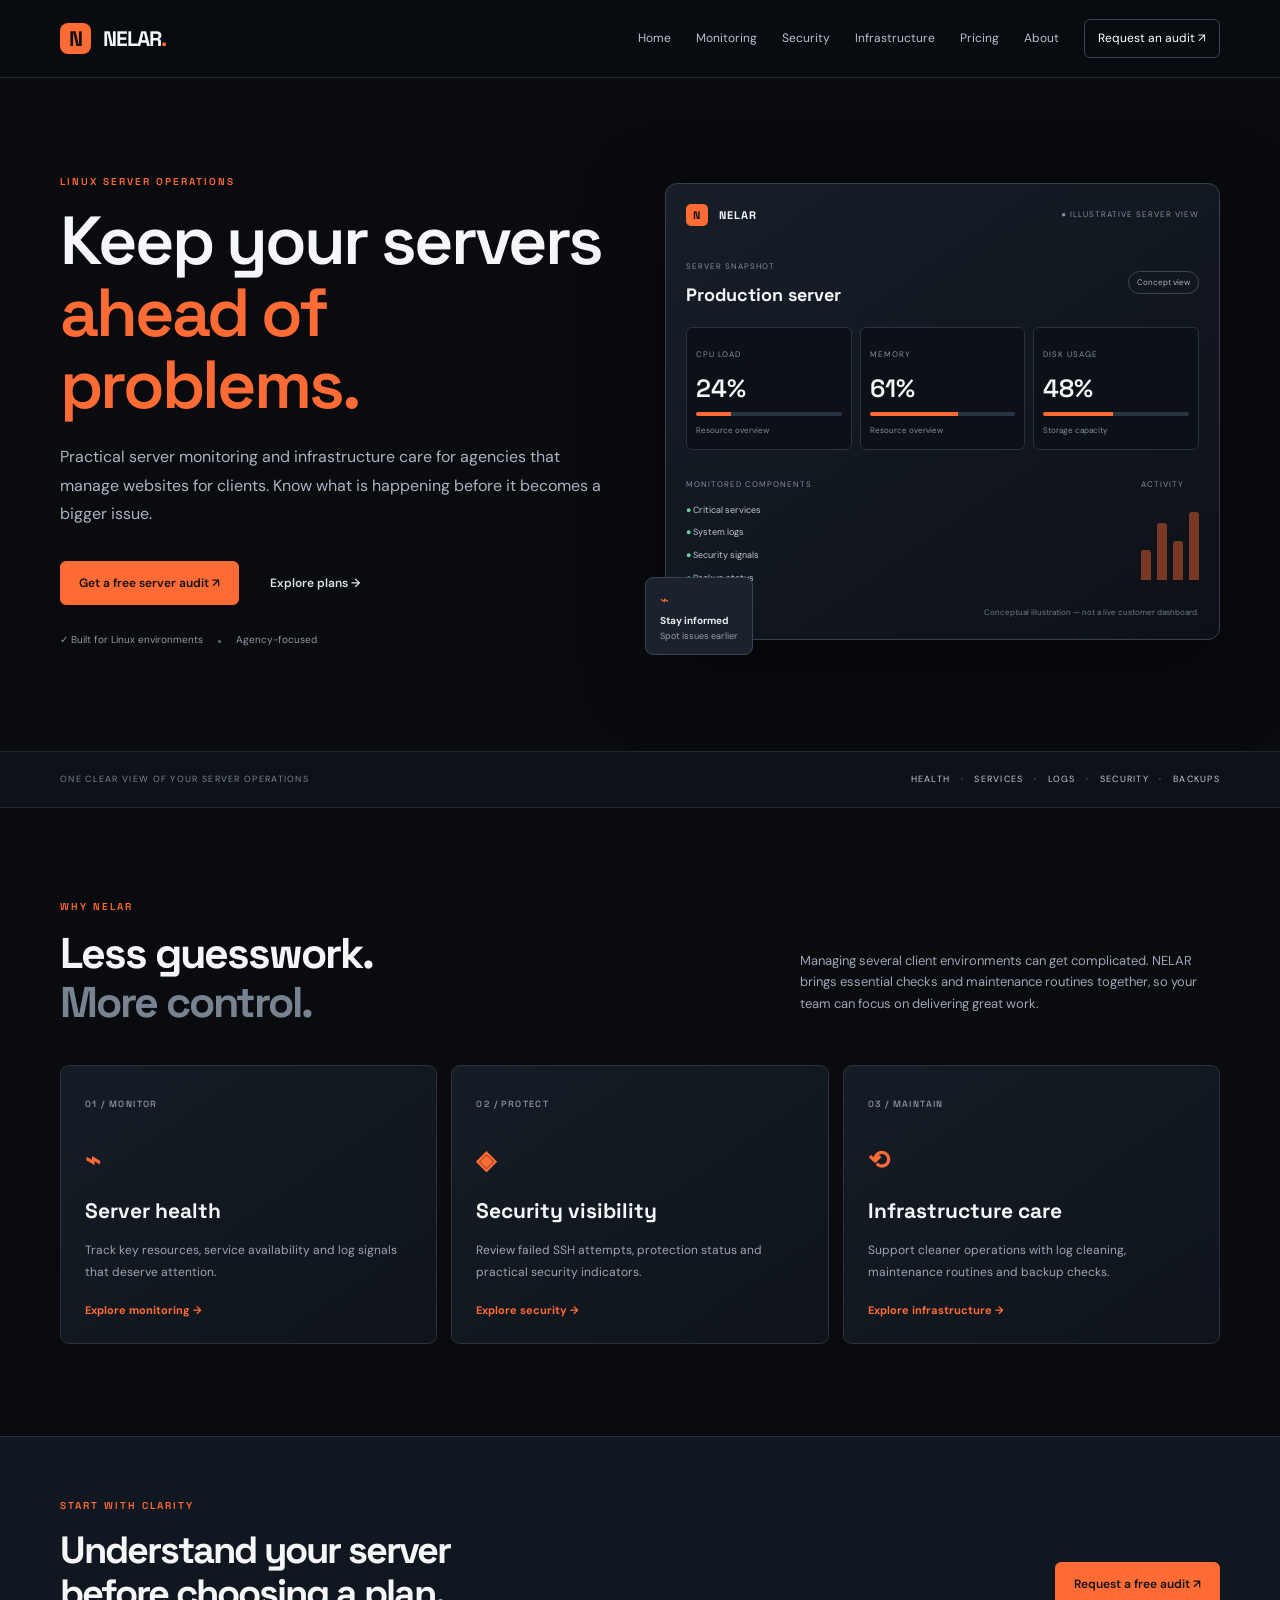
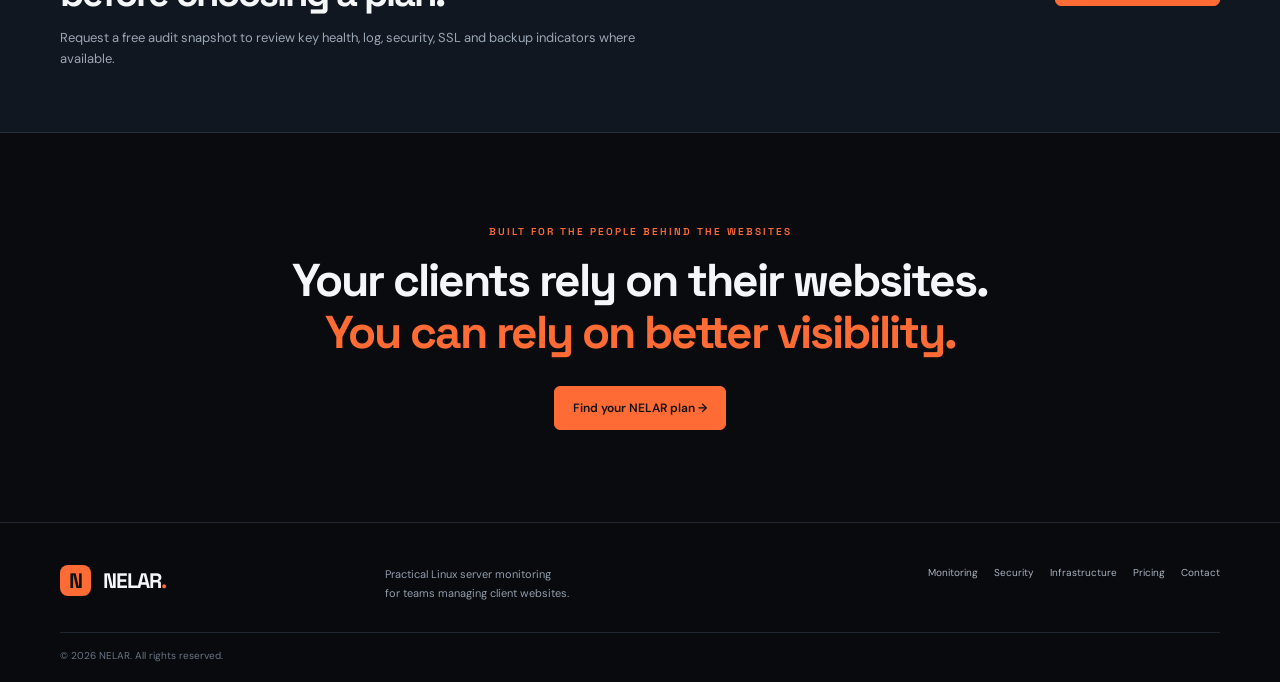
<file: index.html>
<!doctype html><html lang="en"><head><meta charset="utf-8"><meta name="viewport" content="width=device-width,initial-scale=1"><meta name="theme-color" content="#090b0f"><link rel="icon" href="assets/favicon.svg"><link rel="preconnect" href="https://fonts.googleapis.com"><link href="https://fonts.googleapis.com/css2?family=DM+Sans:wght@400;500;600;700&family=Space+Grotesk:wght@400;500;600;700&display=swap" rel="stylesheet"><link rel="stylesheet" href="assets/style.css"><script defer src="assets/config.js"></script><script defer src="assets/main.js"></script><meta name="description" content="NELAR helps agencies monitor Linux server health, security signals and infrastructure routines."><title>Linux Server Monitoring for Agencies — NELAR</title></head><body><header class="header"><div class="wrap nav"><a class="logo" href="index.html"><b>N</b> NELAR<span>.</span></a><button class="toggle" aria-label="Open menu">☰</button><nav><a href="index.html">Home</a><a href="monitoring.html">Monitoring</a><a href="security.html">Security</a><a href="infrastructure.html">Infrastructure</a><a href="pricing.html">Pricing</a><a href="about.html">About</a><a class="navcta" href="contact.html">Request an audit ↗</a></nav></div></header><main>
<section class="hero"><div class="wrap heroGrid"><div class="reveal"><div class="eyebrow">LINUX SERVER OPERATIONS</div><h1>Keep your servers<br><em>ahead of problems.</em></h1><p class="lead">Practical server monitoring and infrastructure care for agencies that manage websites for clients. Know what is happening before it becomes a bigger issue.</p><div class="actions"><a class="btn primary" href="contact.html">Get a free server audit ↗</a><a class="btn ghost" href="pricing.html">Explore plans →</a></div><div class="proof">✓ Built for Linux environments <i></i> Agency-focused</div></div>
<div class="visual reveal"><div class="dash"><div class="dashbar"><b><span>N</span> NELAR</b><small>● ILLUSTRATIVE SERVER VIEW</small></div><div class="dashhead"><div><small>SERVER SNAPSHOT</small><h3>Production server</h3></div><label>Concept view</label></div><div class="metrics"><div><small>CPU LOAD</small><strong>24%</strong><hr style="--w:24%"><p>Resource overview</p></div><div><small>MEMORY</small><strong>61%</strong><hr style="--w:61%"><p>Resource overview</p></div><div><small>DISK USAGE</small><strong>48%</strong><hr style="--w:48%"><p>Storage capacity</p></div></div><div class="dashbottom"><div><small>MONITORED COMPONENTS</small><p>● Critical services</p><p>● System logs</p><p>● Security signals</p><p>● Backup status</p></div><div><small>ACTIVITY</small><div class="bars"><i></i><i></i><i></i><i></i></div></div></div><small class="disclaimer">Conceptual illustration — not a live customer dashboard.</small></div><div class="float">⌁ <b>Stay informed</b><small>Spot issues earlier</small></div></div></div></section>
<div class="strip"><div class="wrap">ONE CLEAR VIEW OF YOUR SERVER OPERATIONS <span>HEALTH　·　SERVICES　·　LOGS　·　SECURITY　·　BACKUPS</span></div></div>
<section class="section"><div class="wrap"><div class="sectionhead"><div><div class="eyebrow">WHY NELAR</div><h2>Less guesswork.<br><span>More control.</span></h2></div><p>Managing several client environments can get complicated. NELAR brings essential checks and maintenance routines together, so your team can focus on delivering great work.</p></div><div class="cards">
<a class="card" href="monitoring.html"><small>01 / MONITOR</small><b class="ico">⌁</b><h3>Server health</h3><p>Track key resources, service availability and log signals that deserve attention.</p><strong>Explore monitoring →</strong></a>
<a class="card" href="security.html"><small>02 / PROTECT</small><b class="ico">◈</b><h3>Security visibility</h3><p>Review failed SSH attempts, protection status and practical security indicators.</p><strong>Explore security →</strong></a>
<a class="card" href="infrastructure.html"><small>03 / MAINTAIN</small><b class="ico">⟲</b><h3>Infrastructure care</h3><p>Support cleaner operations with log cleaning, maintenance routines and backup checks.</p><strong>Explore infrastructure →</strong></a></div></div></section>
<section class="band"><div class="wrap split"><div><div class="eyebrow">START WITH CLARITY</div><h2>Understand your server<br>before choosing a plan.</h2><p>Request a free audit snapshot to review key health, log, security, SSL and backup indicators where available.</p></div><a class="btn primary" href="contact.html">Request a free audit ↗</a></div></section>
<section class="section center"><div class="wrap"><div class="eyebrow">BUILT FOR THE PEOPLE BEHIND THE WEBSITES</div><h2>Your clients rely on their websites.<br><em>You can rely on better visibility.</em></h2><a class="btn primary" href="pricing.html">Find your NELAR plan →</a></div></section></main><footer><div class="wrap foot"><a class="logo" href="index.html"><b>N</b> NELAR<span>.</span></a><p>Practical Linux server monitoring<br>for teams managing client websites.</p><div class="footlinks"><a href="monitoring.html">Monitoring</a><a href="security.html">Security</a><a href="infrastructure.html">Infrastructure</a><a href="pricing.html">Pricing</a><a href="contact.html">Contact</a></div></div><div class="wrap copyright">© <span id="year"></span> NELAR. All rights reserved.</div></footer></body></html>
</file>
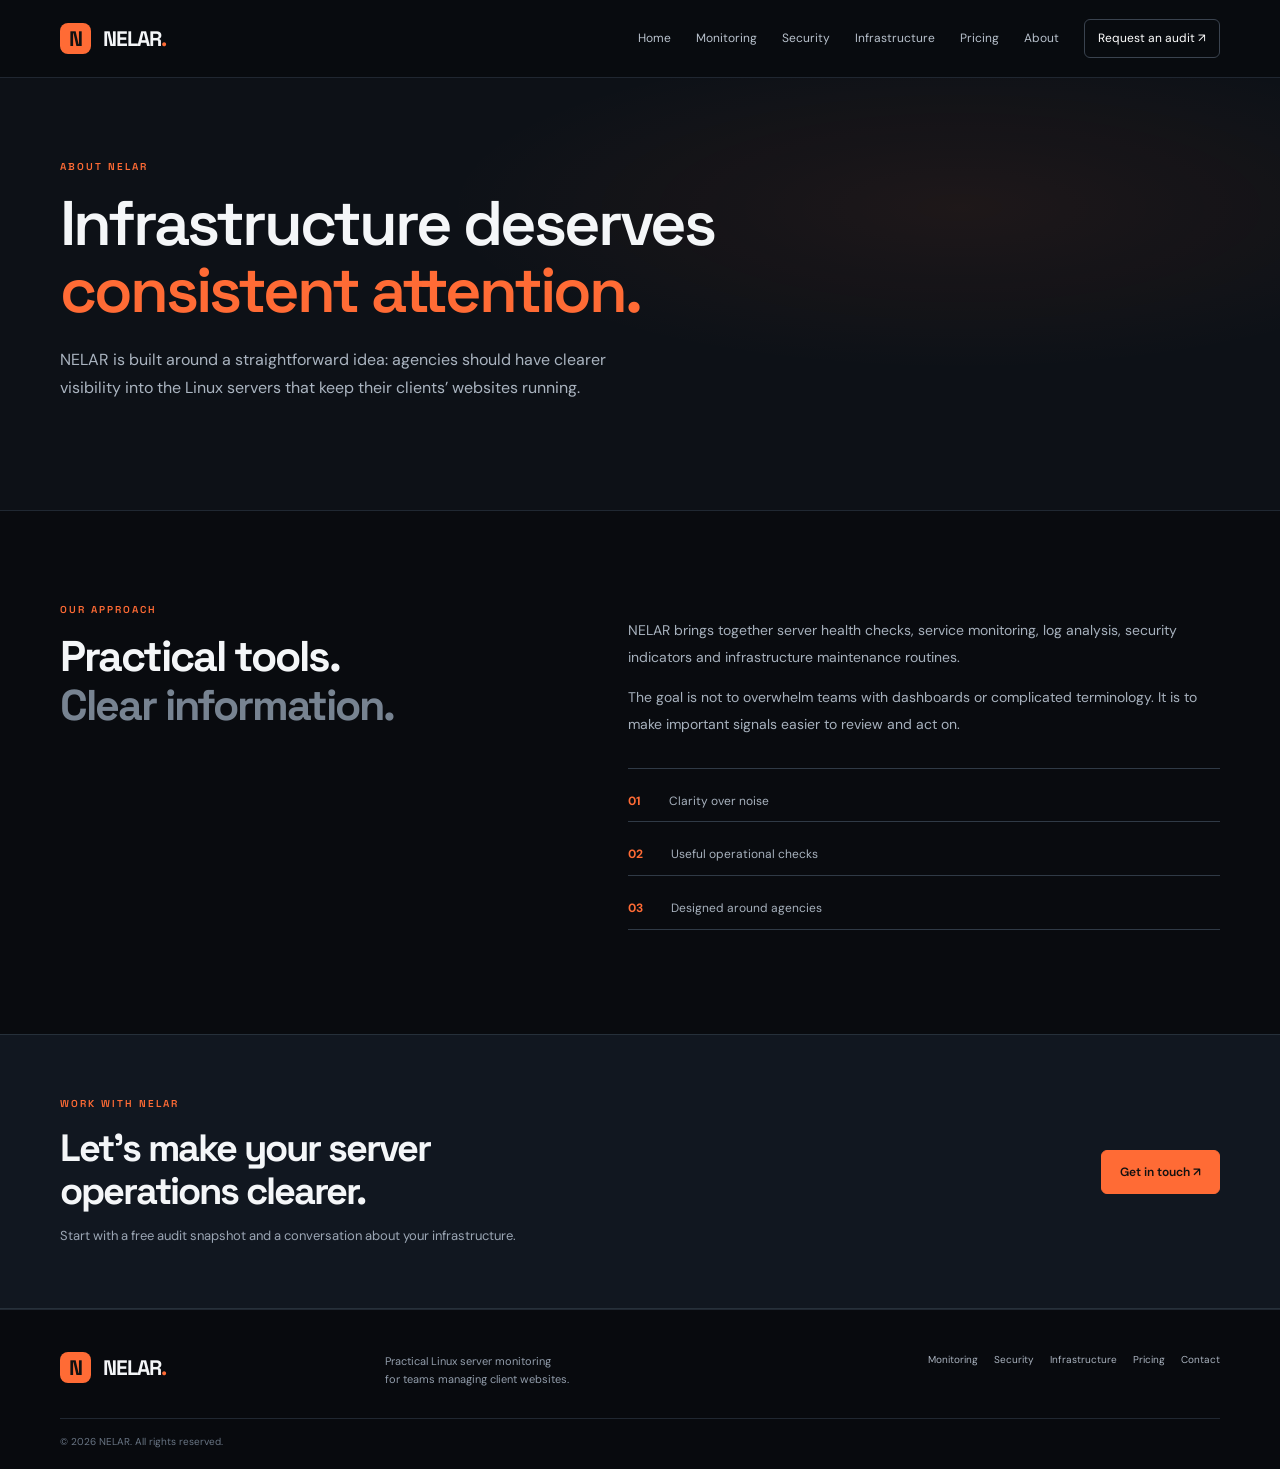
<file: about.html>
<!doctype html><html lang="en"><head><meta charset="utf-8"><meta name="viewport" content="width=device-width,initial-scale=1"><meta name="theme-color" content="#090b0f"><link rel="icon" href="assets/favicon.svg"><link rel="preconnect" href="https://fonts.googleapis.com"><link href="https://fonts.googleapis.com/css2?family=DM+Sans:wght@400;500;600;700&family=Space+Grotesk:wght@400;500;600;700&display=swap" rel="stylesheet"><link rel="stylesheet" href="assets/style.css"><script defer src="assets/config.js"></script><script defer src="assets/main.js"></script><meta name="description" content="Learn about NELAR, practical Linux server monitoring for agencies and teams managing client websites."><title>About — NELAR</title></head><body><header class="header"><div class="wrap nav"><a class="logo" href="index.html"><b>N</b> NELAR<span>.</span></a><button class="toggle" aria-label="Open menu">☰</button><nav><a href="index.html">Home</a><a href="monitoring.html">Monitoring</a><a href="security.html">Security</a><a href="infrastructure.html">Infrastructure</a><a href="pricing.html">Pricing</a><a href="about.html">About</a><a class="navcta" href="contact.html">Request an audit ↗</a></nav></div></header><main>
<section class="pagehero"><div class="wrap"><div class="eyebrow">ABOUT NELAR</div><h1>Infrastructure deserves<br><em>consistent attention.</em></h1><p class="lead">NELAR is built around a straightforward idea: agencies should have clearer visibility into the Linux servers that keep their clients’ websites running.</p></div></section>
<section class="section"><div class="wrap about"><div><div class="eyebrow">OUR APPROACH</div><h2>Practical tools.<br><span>Clear information.</span></h2></div><div><p>NELAR brings together server health checks, service monitoring, log analysis, security indicators and infrastructure maintenance routines.</p><p>The goal is not to overwhelm teams with dashboards or complicated terminology. It is to make important signals easier to review and act on.</p><div class="values"><p><b>01</b> Clarity over noise</p><p><b>02</b> Useful operational checks</p><p><b>03</b> Designed around agencies</p></div></div></div></section>
<section class="band"><div class="wrap split"><div><div class="eyebrow">WORK WITH NELAR</div><h2>Let’s make your server<br>operations clearer.</h2><p>Start with a free audit snapshot and a conversation about your infrastructure.</p></div><a class="btn primary" href="contact.html">Get in touch ↗</a></div></section></main><footer><div class="wrap foot"><a class="logo" href="index.html"><b>N</b> NELAR<span>.</span></a><p>Practical Linux server monitoring<br>for teams managing client websites.</p><div class="footlinks"><a href="monitoring.html">Monitoring</a><a href="security.html">Security</a><a href="infrastructure.html">Infrastructure</a><a href="pricing.html">Pricing</a><a href="contact.html">Contact</a></div></div><div class="wrap copyright">© <span id="year"></span> NELAR. All rights reserved.</div></footer></body></html>
</file>
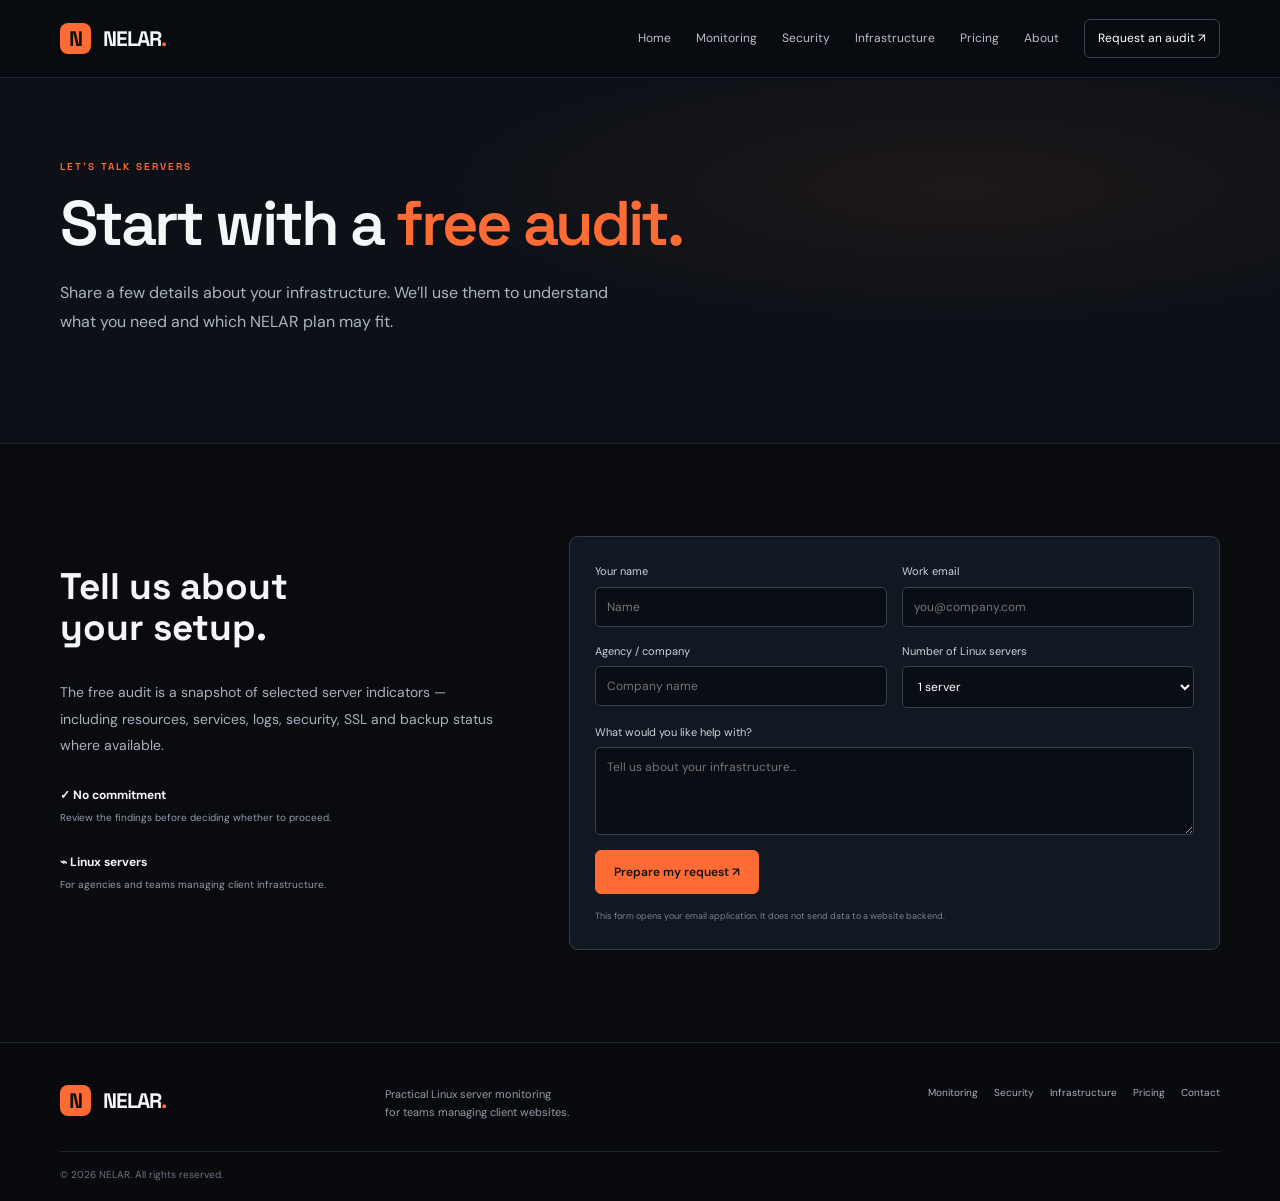
<file: contact.html>
<!doctype html><html lang="en"><head><meta charset="utf-8"><meta name="viewport" content="width=device-width,initial-scale=1"><meta name="theme-color" content="#090b0f"><link rel="icon" href="assets/favicon.svg"><link rel="preconnect" href="https://fonts.googleapis.com"><link href="https://fonts.googleapis.com/css2?family=DM+Sans:wght@400;500;600;700&family=Space+Grotesk:wght@400;500;600;700&display=swap" rel="stylesheet"><link rel="stylesheet" href="assets/style.css"><script defer src="assets/config.js"></script><script defer src="assets/main.js"></script><meta name="description" content="Request a free NELAR Linux server audit or discuss monitoring for your agency."><title>Contact — NELAR</title></head><body><header class="header"><div class="wrap nav"><a class="logo" href="index.html"><b>N</b> NELAR<span>.</span></a><button class="toggle" aria-label="Open menu">☰</button><nav><a href="index.html">Home</a><a href="monitoring.html">Monitoring</a><a href="security.html">Security</a><a href="infrastructure.html">Infrastructure</a><a href="pricing.html">Pricing</a><a href="about.html">About</a><a class="navcta" href="contact.html">Request an audit ↗</a></nav></div></header><main>
<section class="pagehero"><div class="wrap"><div class="eyebrow">LET’S TALK SERVERS</div><h1>Start with a <em>free audit.</em></h1><p class="lead">Share a few details about your infrastructure. We’ll use them to understand what you need and which NELAR plan may fit.</p></div></section>
<section class="section"><div class="wrap contact"><div><h2>Tell us about<br>your setup.</h2><p>The free audit is a snapshot of selected server indicators — including resources, services, logs, security, SSL and backup status where available.</p><div class="contactnote"><b>✓ No commitment</b><p>Review the findings before deciding whether to proceed.</p></div><div class="contactnote"><b>⌁ Linux servers</b><p>For agencies and teams managing client infrastructure.</p></div></div>
<form id="audit-form"><label>Your name<input name="name" required placeholder="Name"></label><label>Work email<input name="email" type="email" required placeholder="you@company.com"></label><label>Agency / company<input name="company" placeholder="Company name"></label><label>Number of Linux servers<select name="servers"><option>1 server</option><option>2–5 servers</option><option>6–9 servers</option><option>10–19 servers</option><option>20+ servers</option><option>Not sure</option></select></label><label class="full">What would you like help with?<textarea name="message" rows="4" placeholder="Tell us about your infrastructure..."></textarea></label><button class="btn primary" type="submit">Prepare my request ↗</button><p class="formnote full" id="form-note">This form opens your email application. It does not send data to a website backend.</p></form></div></section></main><footer><div class="wrap foot"><a class="logo" href="index.html"><b>N</b> NELAR<span>.</span></a><p>Practical Linux server monitoring<br>for teams managing client websites.</p><div class="footlinks"><a href="monitoring.html">Monitoring</a><a href="security.html">Security</a><a href="infrastructure.html">Infrastructure</a><a href="pricing.html">Pricing</a><a href="contact.html">Contact</a></div></div><div class="wrap copyright">© <span id="year"></span> NELAR. All rights reserved.</div></footer></body></html>
</file>
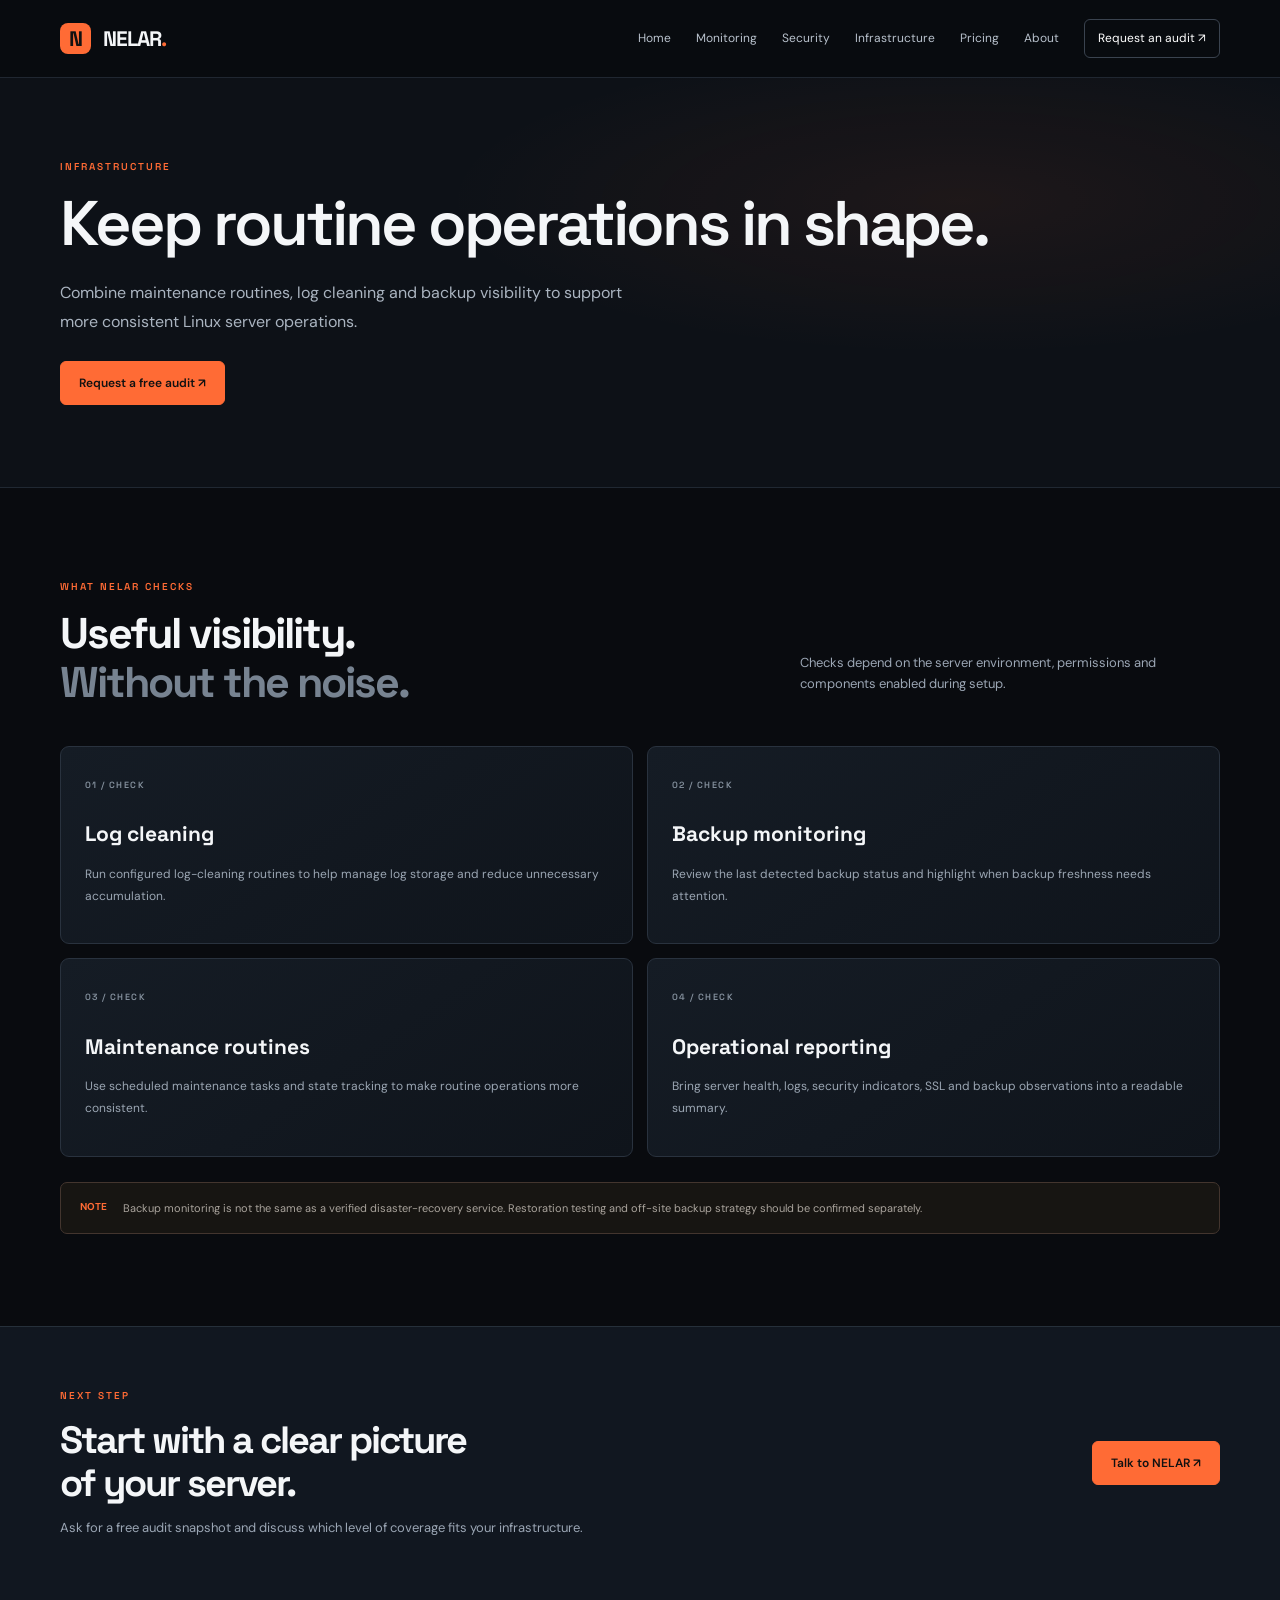
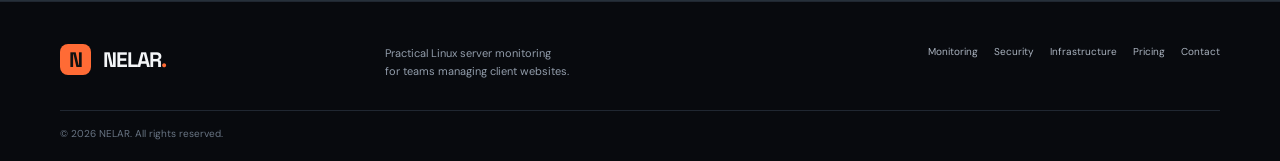
<file: infrastructure.html>
<!doctype html><html lang="en"><head><meta charset="utf-8"><meta name="viewport" content="width=device-width,initial-scale=1"><meta name="theme-color" content="#090b0f"><link rel="icon" href="assets/favicon.svg"><link rel="preconnect" href="https://fonts.googleapis.com"><link href="https://fonts.googleapis.com/css2?family=DM+Sans:wght@400;500;600;700&family=Space+Grotesk:wght@400;500;600;700&display=swap" rel="stylesheet"><link rel="stylesheet" href="assets/style.css"><script defer src="assets/config.js"></script><script defer src="assets/main.js"></script><meta name="description" content="Combine maintenance routines, log cleaning and backup visibility to support more consistent Linux server operations."><title>Infrastructure — NELAR</title></head><body><header class="header"><div class="wrap nav"><a class="logo" href="index.html"><b>N</b> NELAR<span>.</span></a><button class="toggle" aria-label="Open menu">☰</button><nav><a href="index.html">Home</a><a href="monitoring.html">Monitoring</a><a href="security.html">Security</a><a href="infrastructure.html">Infrastructure</a><a href="pricing.html">Pricing</a><a href="about.html">About</a><a class="navcta" href="contact.html">Request an audit ↗</a></nav></div></header><main><section class="pagehero"><div class="wrap"><div class="eyebrow">INFRASTRUCTURE</div><h1>Keep routine operations in shape.</h1><p class="lead">Combine maintenance routines, log cleaning and backup visibility to support more consistent Linux server operations.</p><a class="btn primary" href="contact.html">Request a free audit ↗</a></div></section><section class="section"><div class="wrap"><div class="sectionhead"><div><div class="eyebrow">WHAT NELAR CHECKS</div><h2>Useful visibility.<br><span>Without the noise.</span></h2></div><p>Checks depend on the server environment, permissions and components enabled during setup.</p></div><div class="cards two"><article class="card detail"><small>01 / CHECK</small><h3>Log cleaning</h3><p>Run configured log-cleaning routines to help manage log storage and reduce unnecessary accumulation.</p></article><article class="card detail"><small>02 / CHECK</small><h3>Backup monitoring</h3><p>Review the last detected backup status and highlight when backup freshness needs attention.</p></article><article class="card detail"><small>03 / CHECK</small><h3>Maintenance routines</h3><p>Use scheduled maintenance tasks and state tracking to make routine operations more consistent.</p></article><article class="card detail"><small>04 / CHECK</small><h3>Operational reporting</h3><p>Bring server health, logs, security indicators, SSL and backup observations into a readable summary.</p></article></div><div class="notice"><b>NOTE</b><p>Backup monitoring is not the same as a verified disaster-recovery service. Restoration testing and off-site backup strategy should be confirmed separately.</p></div></div></section><section class="band"><div class="wrap split"><div><div class="eyebrow">NEXT STEP</div><h2>Start with a clear picture<br>of your server.</h2><p>Ask for a free audit snapshot and discuss which level of coverage fits your infrastructure.</p></div><a class="btn primary" href="contact.html">Talk to NELAR ↗</a></div></section></main><footer><div class="wrap foot"><a class="logo" href="index.html"><b>N</b> NELAR<span>.</span></a><p>Practical Linux server monitoring<br>for teams managing client websites.</p><div class="footlinks"><a href="monitoring.html">Monitoring</a><a href="security.html">Security</a><a href="infrastructure.html">Infrastructure</a><a href="pricing.html">Pricing</a><a href="contact.html">Contact</a></div></div><div class="wrap copyright">© <span id="year"></span> NELAR. All rights reserved.</div></footer></body></html>
</file>
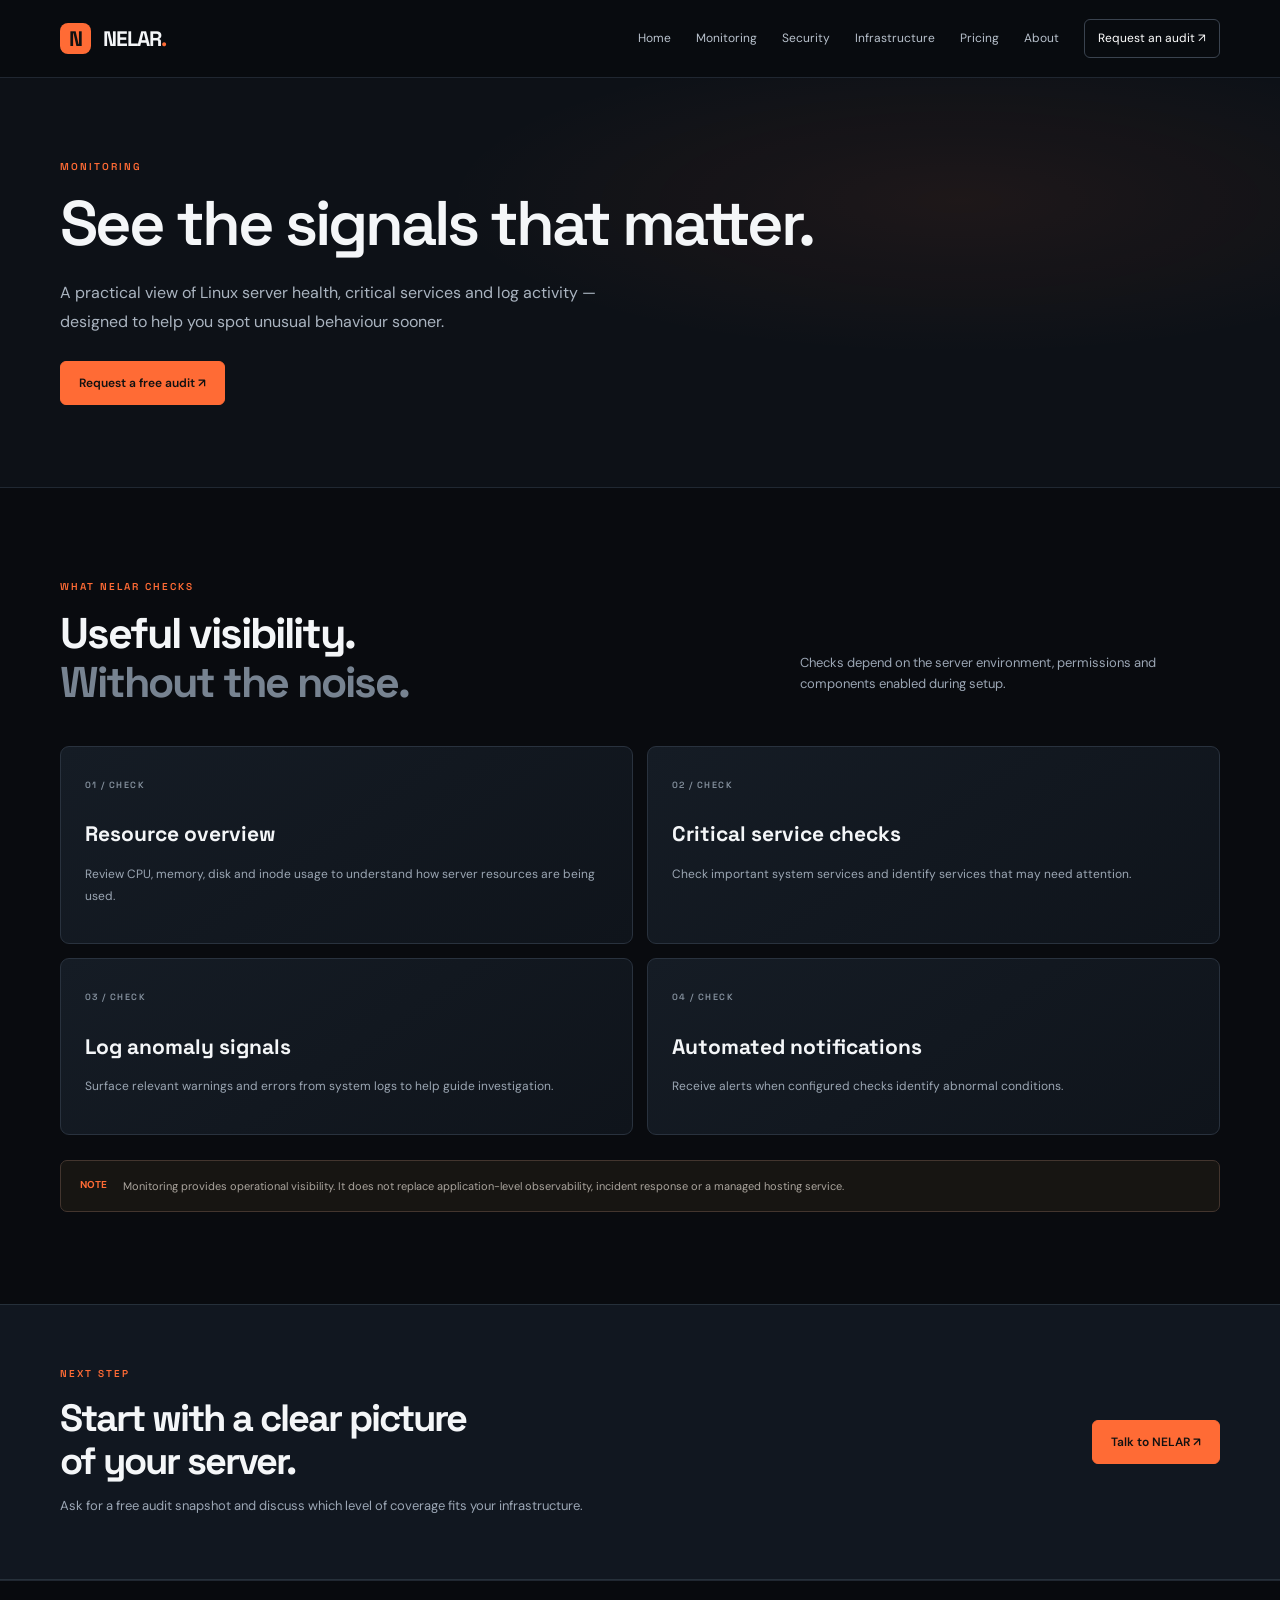
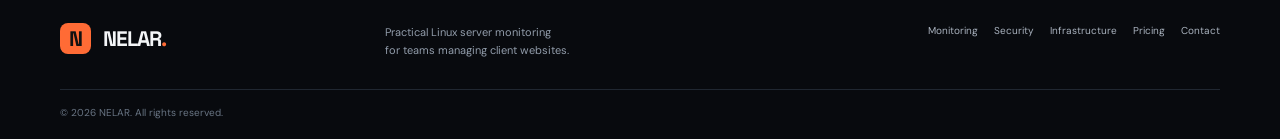
<file: monitoring.html>
<!doctype html><html lang="en"><head><meta charset="utf-8"><meta name="viewport" content="width=device-width,initial-scale=1"><meta name="theme-color" content="#090b0f"><link rel="icon" href="assets/favicon.svg"><link rel="preconnect" href="https://fonts.googleapis.com"><link href="https://fonts.googleapis.com/css2?family=DM+Sans:wght@400;500;600;700&family=Space+Grotesk:wght@400;500;600;700&display=swap" rel="stylesheet"><link rel="stylesheet" href="assets/style.css"><script defer src="assets/config.js"></script><script defer src="assets/main.js"></script><meta name="description" content="A practical view of Linux server health, critical services and log activity — designed to help you spot unusual behaviour sooner."><title>Monitoring — NELAR</title></head><body><header class="header"><div class="wrap nav"><a class="logo" href="index.html"><b>N</b> NELAR<span>.</span></a><button class="toggle" aria-label="Open menu">☰</button><nav><a href="index.html">Home</a><a href="monitoring.html">Monitoring</a><a href="security.html">Security</a><a href="infrastructure.html">Infrastructure</a><a href="pricing.html">Pricing</a><a href="about.html">About</a><a class="navcta" href="contact.html">Request an audit ↗</a></nav></div></header><main><section class="pagehero"><div class="wrap"><div class="eyebrow">MONITORING</div><h1>See the signals that matter.</h1><p class="lead">A practical view of Linux server health, critical services and log activity — designed to help you spot unusual behaviour sooner.</p><a class="btn primary" href="contact.html">Request a free audit ↗</a></div></section><section class="section"><div class="wrap"><div class="sectionhead"><div><div class="eyebrow">WHAT NELAR CHECKS</div><h2>Useful visibility.<br><span>Without the noise.</span></h2></div><p>Checks depend on the server environment, permissions and components enabled during setup.</p></div><div class="cards two"><article class="card detail"><small>01 / CHECK</small><h3>Resource overview</h3><p>Review CPU, memory, disk and inode usage to understand how server resources are being used.</p></article><article class="card detail"><small>02 / CHECK</small><h3>Critical service checks</h3><p>Check important system services and identify services that may need attention.</p></article><article class="card detail"><small>03 / CHECK</small><h3>Log anomaly signals</h3><p>Surface relevant warnings and errors from system logs to help guide investigation.</p></article><article class="card detail"><small>04 / CHECK</small><h3>Automated notifications</h3><p>Receive alerts when configured checks identify abnormal conditions.</p></article></div><div class="notice"><b>NOTE</b><p>Monitoring provides operational visibility. It does not replace application-level observability, incident response or a managed hosting service.</p></div></div></section><section class="band"><div class="wrap split"><div><div class="eyebrow">NEXT STEP</div><h2>Start with a clear picture<br>of your server.</h2><p>Ask for a free audit snapshot and discuss which level of coverage fits your infrastructure.</p></div><a class="btn primary" href="contact.html">Talk to NELAR ↗</a></div></section></main><footer><div class="wrap foot"><a class="logo" href="index.html"><b>N</b> NELAR<span>.</span></a><p>Practical Linux server monitoring<br>for teams managing client websites.</p><div class="footlinks"><a href="monitoring.html">Monitoring</a><a href="security.html">Security</a><a href="infrastructure.html">Infrastructure</a><a href="pricing.html">Pricing</a><a href="contact.html">Contact</a></div></div><div class="wrap copyright">© <span id="year"></span> NELAR. All rights reserved.</div></footer></body></html>
</file>
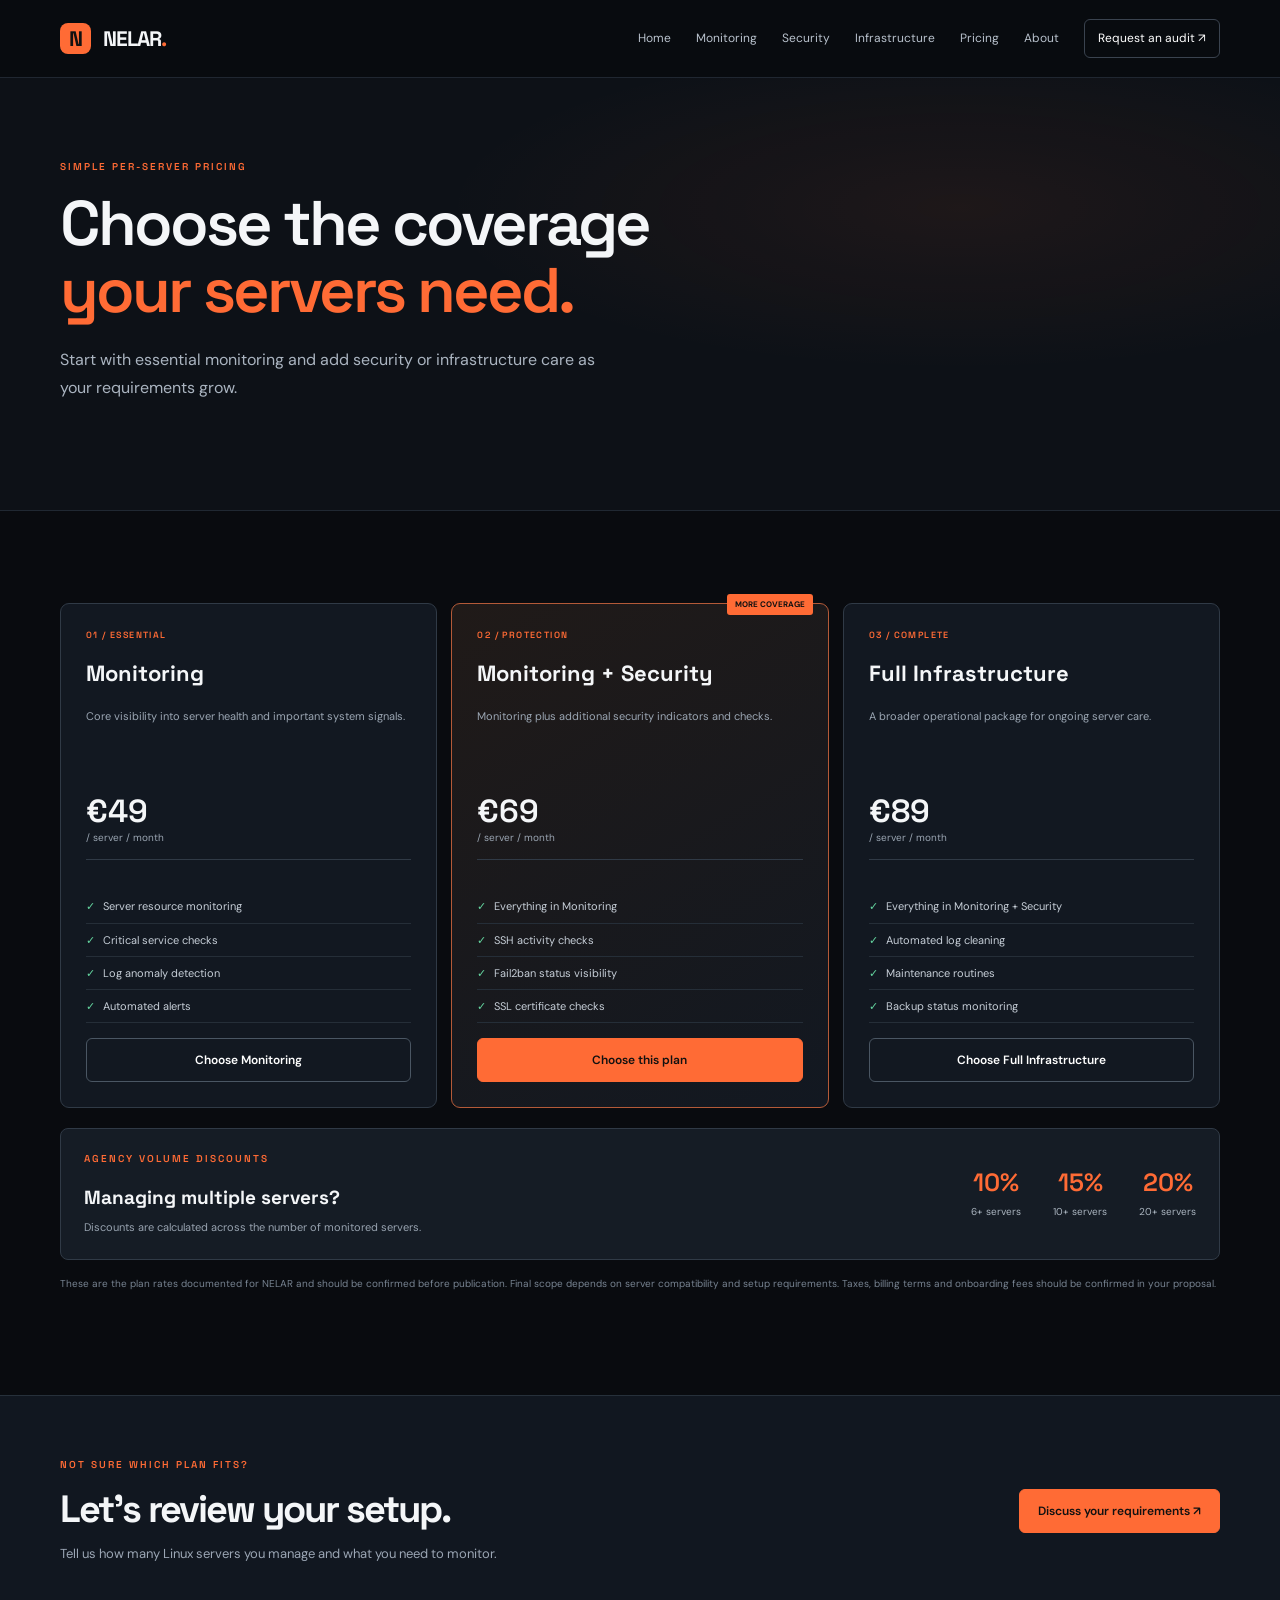
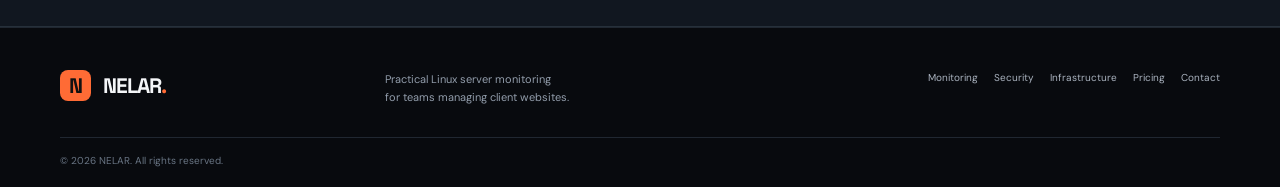
<file: pricing.html>
<!doctype html><html lang="en"><head><meta charset="utf-8"><meta name="viewport" content="width=device-width,initial-scale=1"><meta name="theme-color" content="#090b0f"><link rel="icon" href="assets/favicon.svg"><link rel="preconnect" href="https://fonts.googleapis.com"><link href="https://fonts.googleapis.com/css2?family=DM+Sans:wght@400;500;600;700&family=Space+Grotesk:wght@400;500;600;700&display=swap" rel="stylesheet"><link rel="stylesheet" href="assets/style.css"><script defer src="assets/config.js"></script><script defer src="assets/main.js"></script><meta name="description" content="Straightforward per-server plans for Linux server monitoring, security and infrastructure maintenance."><title>Pricing — NELAR</title></head><body><header class="header"><div class="wrap nav"><a class="logo" href="index.html"><b>N</b> NELAR<span>.</span></a><button class="toggle" aria-label="Open menu">☰</button><nav><a href="index.html">Home</a><a href="monitoring.html">Monitoring</a><a href="security.html">Security</a><a href="infrastructure.html">Infrastructure</a><a href="pricing.html">Pricing</a><a href="about.html">About</a><a class="navcta" href="contact.html">Request an audit ↗</a></nav></div></header><main>
<section class="pagehero"><div class="wrap"><div class="eyebrow">SIMPLE PER-SERVER PRICING</div><h1>Choose the coverage<br><em>your servers need.</em></h1><p class="lead">Start with essential monitoring and add security or infrastructure care as your requirements grow.</p></div></section>
<section class="section"><div class="wrap"><div class="prices">
<article class="pricecard"><small>01 / ESSENTIAL</small><h2>Monitoring</h2><p>Core visibility into server health and important system signals.</p><div class="price">€49 <span>/ server / month</span></div><ul><li>Server resource monitoring</li><li>Critical service checks</li><li>Log anomaly detection</li><li>Automated alerts</li></ul><a class="btn outline" href="contact.html">Choose Monitoring</a></article>
<article class="pricecard featured"><label>MORE COVERAGE</label><small>02 / PROTECTION</small><h2>Monitoring + Security</h2><p>Monitoring plus additional security indicators and checks.</p><div class="price">€69 <span>/ server / month</span></div><ul><li>Everything in Monitoring</li><li>SSH activity checks</li><li>Fail2ban status visibility</li><li>SSL certificate checks</li></ul><a class="btn primary" href="contact.html">Choose this plan</a></article>
<article class="pricecard"><small>03 / COMPLETE</small><h2>Full Infrastructure</h2><p>A broader operational package for ongoing server care.</p><div class="price">€89 <span>/ server / month</span></div><ul><li>Everything in Monitoring + Security</li><li>Automated log cleaning</li><li>Maintenance routines</li><li>Backup status monitoring</li></ul><a class="btn outline" href="contact.html">Choose Full Infrastructure</a></article></div>
<div class="volume"><div><div class="eyebrow">AGENCY VOLUME DISCOUNTS</div><h3>Managing multiple servers?</h3><p>Discounts are calculated across the number of monitored servers.</p></div><div class="discounts"><div><b>10%</b><small>6+ servers</small></div><div><b>15%</b><small>10+ servers</small></div><div><b>20%</b><small>20+ servers</small></div></div></div>
<p class="fineprint">These are the plan rates documented for NELAR and should be confirmed before publication. Final scope depends on server compatibility and setup requirements. Taxes, billing terms and onboarding fees should be confirmed in your proposal.</p></div></section>
<section class="band"><div class="wrap split"><div><div class="eyebrow">NOT SURE WHICH PLAN FITS?</div><h2>Let’s review your setup.</h2><p>Tell us how many Linux servers you manage and what you need to monitor.</p></div><a class="btn primary" href="contact.html">Discuss your requirements ↗</a></div></section></main><footer><div class="wrap foot"><a class="logo" href="index.html"><b>N</b> NELAR<span>.</span></a><p>Practical Linux server monitoring<br>for teams managing client websites.</p><div class="footlinks"><a href="monitoring.html">Monitoring</a><a href="security.html">Security</a><a href="infrastructure.html">Infrastructure</a><a href="pricing.html">Pricing</a><a href="contact.html">Contact</a></div></div><div class="wrap copyright">© <span id="year"></span> NELAR. All rights reserved.</div></footer></body></html>
</file>
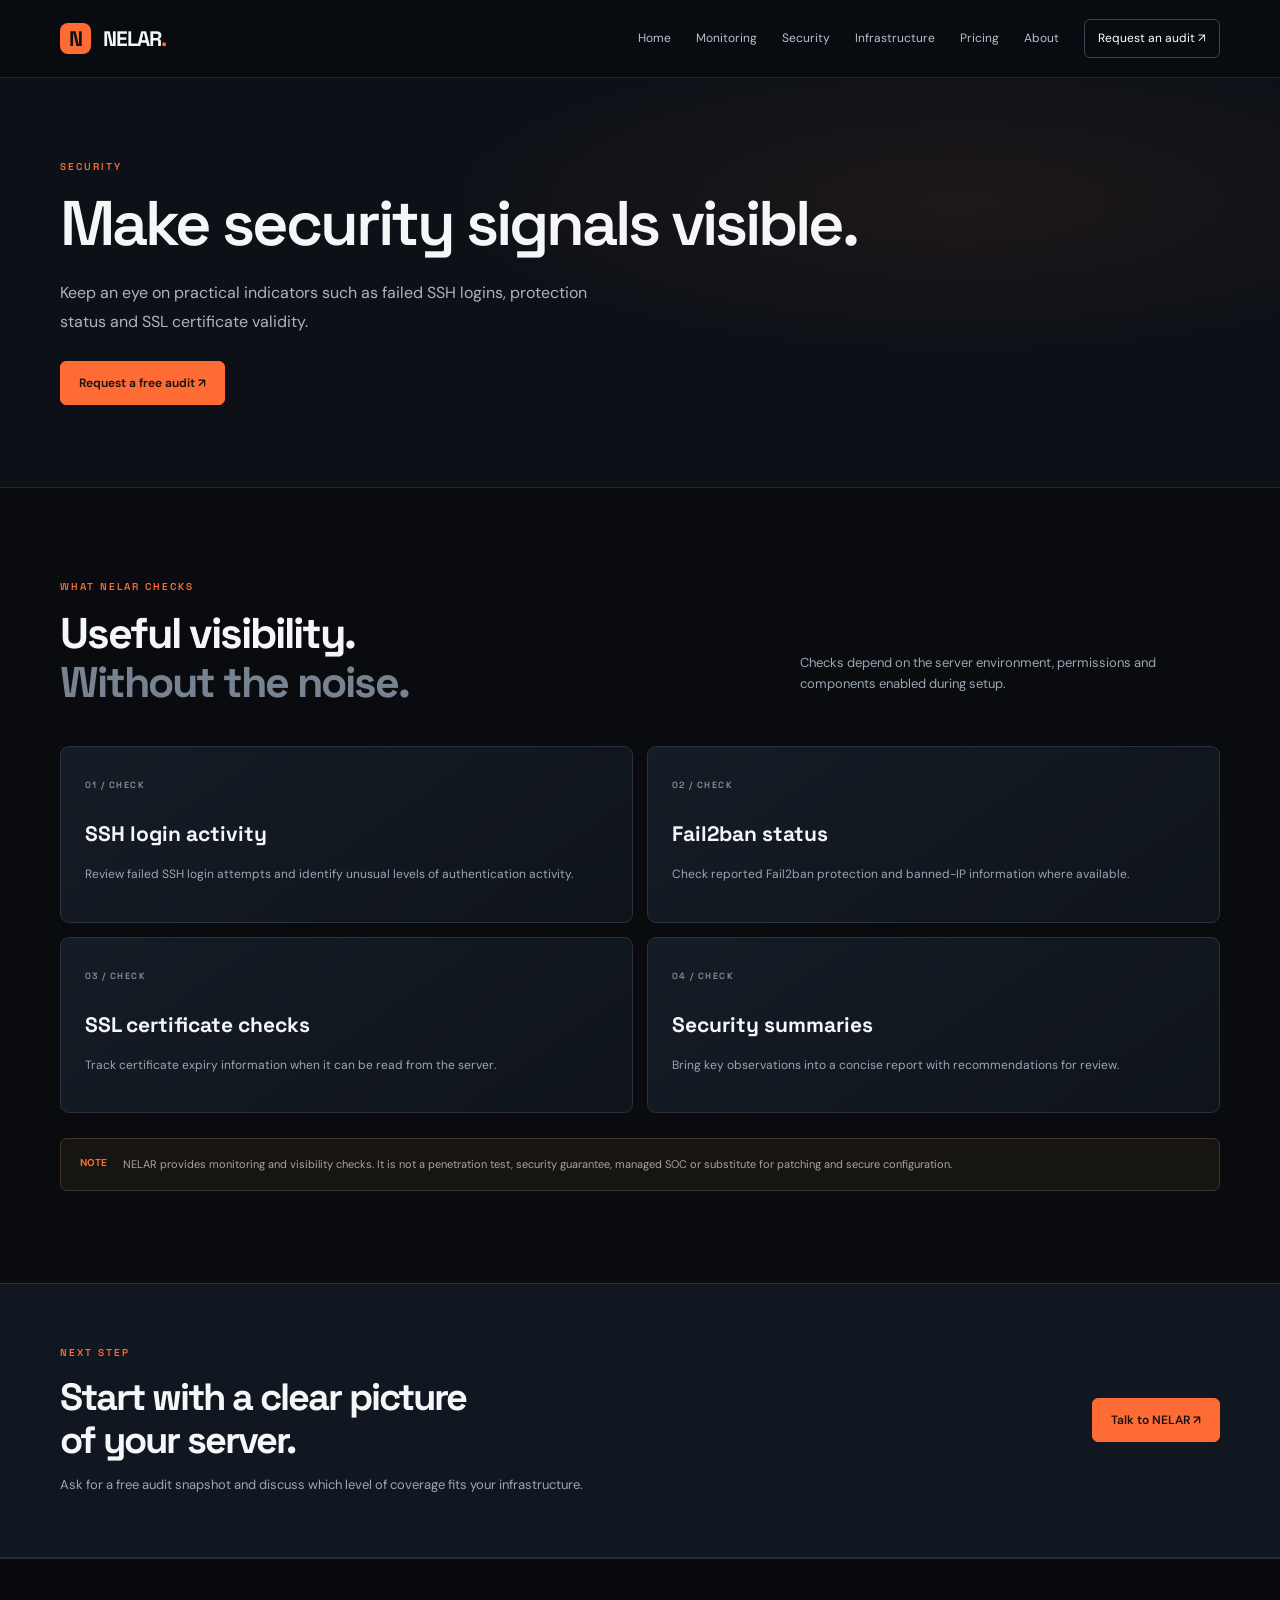
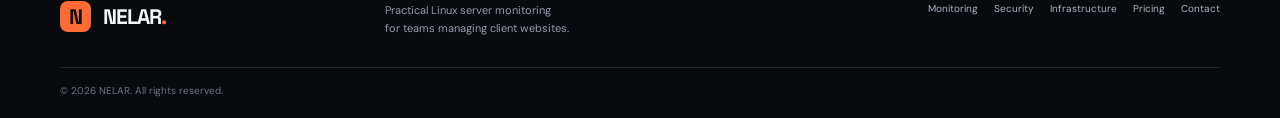
<file: security.html>
<!doctype html><html lang="en"><head><meta charset="utf-8"><meta name="viewport" content="width=device-width,initial-scale=1"><meta name="theme-color" content="#090b0f"><link rel="icon" href="assets/favicon.svg"><link rel="preconnect" href="https://fonts.googleapis.com"><link href="https://fonts.googleapis.com/css2?family=DM+Sans:wght@400;500;600;700&family=Space+Grotesk:wght@400;500;600;700&display=swap" rel="stylesheet"><link rel="stylesheet" href="assets/style.css"><script defer src="assets/config.js"></script><script defer src="assets/main.js"></script><meta name="description" content="Keep an eye on practical indicators such as failed SSH logins, protection status and SSL certificate validity."><title>Security — NELAR</title></head><body><header class="header"><div class="wrap nav"><a class="logo" href="index.html"><b>N</b> NELAR<span>.</span></a><button class="toggle" aria-label="Open menu">☰</button><nav><a href="index.html">Home</a><a href="monitoring.html">Monitoring</a><a href="security.html">Security</a><a href="infrastructure.html">Infrastructure</a><a href="pricing.html">Pricing</a><a href="about.html">About</a><a class="navcta" href="contact.html">Request an audit ↗</a></nav></div></header><main><section class="pagehero"><div class="wrap"><div class="eyebrow">SECURITY</div><h1>Make security signals visible.</h1><p class="lead">Keep an eye on practical indicators such as failed SSH logins, protection status and SSL certificate validity.</p><a class="btn primary" href="contact.html">Request a free audit ↗</a></div></section><section class="section"><div class="wrap"><div class="sectionhead"><div><div class="eyebrow">WHAT NELAR CHECKS</div><h2>Useful visibility.<br><span>Without the noise.</span></h2></div><p>Checks depend on the server environment, permissions and components enabled during setup.</p></div><div class="cards two"><article class="card detail"><small>01 / CHECK</small><h3>SSH login activity</h3><p>Review failed SSH login attempts and identify unusual levels of authentication activity.</p></article><article class="card detail"><small>02 / CHECK</small><h3>Fail2ban status</h3><p>Check reported Fail2ban protection and banned-IP information where available.</p></article><article class="card detail"><small>03 / CHECK</small><h3>SSL certificate checks</h3><p>Track certificate expiry information when it can be read from the server.</p></article><article class="card detail"><small>04 / CHECK</small><h3>Security summaries</h3><p>Bring key observations into a concise report with recommendations for review.</p></article></div><div class="notice"><b>NOTE</b><p>NELAR provides monitoring and visibility checks. It is not a penetration test, security guarantee, managed SOC or substitute for patching and secure configuration.</p></div></div></section><section class="band"><div class="wrap split"><div><div class="eyebrow">NEXT STEP</div><h2>Start with a clear picture<br>of your server.</h2><p>Ask for a free audit snapshot and discuss which level of coverage fits your infrastructure.</p></div><a class="btn primary" href="contact.html">Talk to NELAR ↗</a></div></section></main><footer><div class="wrap foot"><a class="logo" href="index.html"><b>N</b> NELAR<span>.</span></a><p>Practical Linux server monitoring<br>for teams managing client websites.</p><div class="footlinks"><a href="monitoring.html">Monitoring</a><a href="security.html">Security</a><a href="infrastructure.html">Infrastructure</a><a href="pricing.html">Pricing</a><a href="contact.html">Contact</a></div></div><div class="wrap copyright">© <span id="year"></span> NELAR. All rights reserved.</div></footer></body></html>
</file>
<file: assets/style.css>
*{box-sizing:border-box} :root{--bg:#090b0f;--panel:#111720;--line:#29323e;--txt:#f4f6f8;--muted:#9ba6b4;--orange:#ff6b35;--green:#65d6a0}html{scroll-behavior:smooth}body{margin:0;background:var(--bg);color:var(--txt);font:15px "DM Sans",sans-serif;line-height:1.65}a{color:inherit;text-decoration:none}.wrap{width:min(1160px,calc(100% - 44px));margin:auto}.header{height:78px;border-bottom:1px solid #202731;background:#090b0ff2;position:relative;z-index:5}.nav{height:100%;display:flex;align-items:center;justify-content:space-between}.logo{font:700 21px "Space Grotesk";letter-spacing:-1px}.logo b{display:inline-grid;place-items:center;width:31px;height:31px;border-radius:8px;background:var(--orange);color:#111;margin-right:8px}.logo span{color:var(--orange)}nav{display:flex;align-items:center;gap:25px;color:#b8c1cc;font-size:12px}nav a:hover{color:white}.navcta{border:1px solid #3a434f;border-radius:6px;padding:9px 13px;color:white}.toggle{display:none;background:none;color:white;border:0;font-size:22px}.hero{padding:90px 0 96px;overflow:hidden}.heroGrid{display:grid;grid-template-columns:1fr 1fr;gap:50px;align-items:center}h1,h2,h3{font-family:"Space Grotesk",sans-serif}h1{font-size:clamp(46px,5.4vw,68px);line-height:1.06;letter-spacing:-3px;margin:0 0 22px;font-weight:600}em{font-style:normal;color:var(--orange)}.eyebrow{font:600 10px "Space Grotesk";letter-spacing:2px;color:var(--orange);margin-bottom:17px}.lead{font-size:16px;line-height:1.8;color:#aab4c0;max-width:570px}.actions{display:flex;gap:12px;margin:32px 0 27px}.btn{display:inline-flex;align-items:center;justify-content:center;padding:13px 18px;border-radius:6px;font:600 12px "DM Sans";cursor:pointer;transition:.2s}.btn:hover{transform:translateY(-2px)}.primary{background:var(--orange);border:1px solid var(--orange);color:#111}.ghost{border:1px solid transparent;color:#dce1e7}.ghost:hover,.outline:hover{border-color:var(--orange)}.proof{font-size:10px;color:#8f9aa8}.proof i{display:inline-block;width:3px;height:3px;background:#65717f;border-radius:50%;margin:0 12px}.visual{position:relative;padding:15px 0}.dash{background:linear-gradient(145deg,#171e28,#0d1117);border:1px solid #35404d;border-radius:12px;padding:20px;box-shadow:0 25px 80px #0009;position:relative}.dashbar,.dashhead,.dashbottom{display:flex;justify-content:space-between;align-items:center}.dashbar b{font:700 11px "Space Grotesk";letter-spacing:1px}.dashbar b span{display:inline-grid;place-items:center;background:var(--orange);color:#111;width:22px;height:22px;border-radius:5px;margin-right:7px}.dashbar small,.dashhead small,.metrics small,.dashbottom small{font-size:8px;letter-spacing:1px;color:#8290a0}.dashhead{margin:26px 0 15px}.dashhead h3{font-size:18px;margin:3px 0}.dashhead label{font-size:8px;border:1px solid #3b4653;border-radius:20px;padding:4px 8px;color:#aab4c0}.metrics{display:grid;grid-template-columns:repeat(3,1fr);gap:8px}.metrics>div{background:#0c1118;border:1px solid #28323e;border-radius:6px;padding:12px 9px}.metrics strong{display:block;font:600 25px "Space Grotesk";margin:7px 0}.metrics hr{border:0;height:4px;border-radius:5px;background:linear-gradient(to right,var(--orange) var(--w),#293441 var(--w))}.metrics p{font-size:8px;color:#84909e;margin:8px 0 0}.dashbottom{align-items:flex-start;margin-top:20px}.dashbottom p{font-size:9px;color:#c0c9d2;margin:8px 0}.dashbottom p:first-letter{color:var(--green)}.bars{display:flex;align-items:end;gap:6px;height:75px;margin-top:10px}.bars i{width:10px;background:#ff6b3570;border-radius:3px 3px 0 0;height:40%}.bars i:nth-child(2){height:75%}.bars i:nth-child(3){height:52%}.bars i:nth-child(4){height:90%}.disclaimer{display:block;text-align:right;color:#6f7b89;font-size:8px;margin-top:12px}.float{position:absolute;bottom:0;left:-20px;background:#1a222d;border:1px solid #394552;border-radius:8px;padding:10px 14px;color:var(--orange)}.float b,.float small{display:block;color:#e9edf1;font-size:10px}.float small{font-size:9px;color:#94a0ae}.strip{padding:20px 0;background:#0e1218;border-block:1px solid #202832;color:#788594;font-size:9px;letter-spacing:1.3px}.strip .wrap{display:flex;justify-content:space-between;gap:15px}.strip span{color:#c2cad3}.section{padding:92px 0}.sectionhead{display:flex;justify-content:space-between;align-items:end;gap:35px;margin-bottom:38px}.sectionhead h2,.split h2,.center h2,.about h2{font-size:43px;line-height:1.13;letter-spacing:-2px;margin:0}.sectionhead h2 span,.about h2 span{color:#778391}.sectionhead>p,.split p{max-width:420px;color:var(--muted);font-size:13px}.cards{display:grid;grid-template-columns:repeat(3,1fr);gap:14px}.cards.two{grid-template-columns:repeat(2,1fr)}.card{display:block;background:linear-gradient(145deg,#151c25,#0f141b);border:1px solid var(--line);border-radius:9px;padding:24px;min-height:250px;transition:.2s}.card:hover{transform:translateY(-4px);border-color:#9a543a}.card>small{font:600 9px "Space Grotesk";letter-spacing:1.4px;color:#84909d}.ico{display:block;font-size:26px;color:var(--orange);margin:24px 0 12px}.card h3{font-size:21px;margin:0 0 8px}.card p{font-size:12px;color:#9ba6b3;line-height:1.8}.card strong{font-size:11px;color:var(--orange);display:block;margin-top:17px}.detail{min-height:175px}.detail h3{margin:22px 0 8px}.band{background:#111720;border-block:1px solid #26303a;padding:62px 0}.split{display:flex;align-items:center;justify-content:space-between;gap:35px}.split h2{font-size:38px}.split p{margin:12px 0 0;max-width:600px}.center{text-align:center}.center h2{margin:0 auto 28px;font-size:clamp(32px,4vw,46px)}footer{background:#080a0e;border-top:1px solid #202731;padding:42px 0 18px}.foot{display:grid;grid-template-columns:1fr 1.2fr 1.5fr;gap:25px;align-items:start;padding-bottom:30px}.foot p{font-size:11px;color:#929dab;margin:0}.footlinks{display:flex;justify-content:flex-end;gap:16px;flex-wrap:wrap;font-size:10px;color:#aab3bf}.copyright{border-top:1px solid #202731;padding-top:15px;color:#697584;font-size:10px}.pagehero{padding:82px 0;background:radial-gradient(ellipse at 75% 30%,#ff6b3512,transparent 38%),#0d1117;border-bottom:1px solid #202832}.pagehero h1{font-size:clamp(45px,5vw,63px)}.pagehero .lead{margin-bottom:25px}.notice{display:flex;gap:16px;background:#171512;border:1px solid #43352e;border-radius:7px;padding:16px 19px;margin-top:25px}.notice b{color:var(--orange);font-size:10px}.notice p{margin:0;color:#aaa49d;font-size:11px}.prices{display:grid;grid-template-columns:repeat(3,1fr);gap:14px}.pricecard{background:#121821;border:1px solid #303a46;border-radius:9px;padding:25px;position:relative;display:flex;flex-direction:column}.pricecard.featured{border-color:#b45a38;background:linear-gradient(150deg,#201a18,#121821)}.pricecard>label{position:absolute;right:15px;top:-10px;background:var(--orange);color:#111;padding:4px 8px;border-radius:3px;font-size:8px;font-weight:bold}.pricecard>small{font:600 9px "Space Grotesk";letter-spacing:1.4px;color:var(--orange)}.pricecard h2{font-size:22px;margin:14px 0 5px}.pricecard>p{font-size:11px;color:#9ba6b3;min-height:48px}.price{font:600 32px "Space Grotesk";padding:15px 0;border-bottom:1px solid #303a46;margin:10px 0 15px}.price span{display:block;font:10px "DM Sans";color:#9ba6b3}.pricecard ul{list-style:none;padding:0;flex:1}.pricecard li{font-size:11px;color:#c6ced7;padding:7px 0;border-bottom:1px solid #252e38}.pricecard li:before{content:"✓";color:var(--green);margin-right:8px}.outline{border:1px solid #4a5663;color:white}.volume{display:flex;justify-content:space-between;align-items:center;gap:25px;background:#151c25;border:1px solid #303a46;border-radius:8px;padding:23px;margin-top:20px}.volume h3{margin:0;font-size:19px}.volume p{margin:5px 0 0;color:#98a3b0;font-size:11px}.discounts{display:flex;gap:32px}.discounts div{text-align:center}.discounts b{display:block;font:600 25px "Space Grotesk";color:var(--orange)}.discounts small{font-size:10px;color:#aab4bf}.fineprint{font-size:10px;color:#778391;margin-top:16px}.about,.contact{display:grid;grid-template-columns:1fr 1.2fr;gap:75px}.about p,.contact>div>p{color:#a7b1bd;line-height:1.9;font-size:14px}.values{border-top:1px solid #303a46;margin-top:30px}.values p{border-bottom:1px solid #303a46;padding:9px 0;font-size:12px}.values b{color:var(--orange);margin-right:25px}.contact{grid-template-columns:.8fr 1.2fr}.contact h2{font-size:37px;line-height:1.1}.contactnote{margin-top:23px}.contactnote b{font-size:12px}.contactnote p{font-size:10px;color:#929dab;margin:3px 0}.contact form{background:#121821;border:1px solid #303a46;border-radius:9px;padding:25px;display:grid;grid-template-columns:1fr 1fr;gap:15px}.contact label{font-size:11px;color:#cbd2da;display:flex;flex-direction:column;gap:6px}.contact input,.contact select,.contact textarea{background:#090e14;border:1px solid #37424f;border-radius:5px;padding:11px;color:white;font:12px "DM Sans";width:100%}.contact .full{grid-column:1/-1}.contact button{justify-self:start}.formnote{font-size:9px;color:#788594;margin:0}.reveal{animation:rise .7s ease both}@keyframes rise{from{opacity:0;transform:translateY(14px)}to{opacity:1;transform:none}}
@media(max-width:900px){nav{gap:13px}nav a{font-size:10px}.heroGrid{gap:25px}.sectionhead{align-items:start;flex-direction:column}.prices{grid-template-columns:1fr 1fr}.pricecard:last-child{grid-column:1/-1}}
@media(max-width:680px){.wrap{width:calc(100% - 34px)}.header{height:68px}.toggle{display:block}nav{display:none;position:absolute;top:67px;left:0;right:0;background:#0d1117;padding:15px 22px;flex-direction:column;align-items:stretch;border-bottom:1px solid #303a46}nav.open{display:flex}nav a{padding:10px;font-size:13px}.hero{padding:60px 0}.heroGrid{grid-template-columns:1fr;gap:35px}h1{font-size:48px}.actions{flex-direction:column}.actions .btn{width:100%}.dash{padding:14px}.metrics>div{padding:8px 6px}.metrics strong{font-size:20px}.float{left:-5px}.strip .wrap{display:block;line-height:2.2}.strip span{display:block}.section{padding:70px 0}.sectionhead h2,.split h2{font-size:35px}.cards,.cards.two,.prices{grid-template-columns:1fr}.pricecard:last-child{grid-column:auto}.split,.volume{align-items:flex-start;flex-direction:column}.discounts{width:100%;justify-content:space-between;gap:10px}.foot{grid-template-columns:1fr}.footlinks{justify-content:flex-start}.pagehero{padding:65px 0}.pagehero h1{font-size:44px}.about,.contact{grid-template-columns:1fr;gap:30px}.contact form{grid-template-columns:1fr;padding:18px}.contact .full{grid-column:auto}.center h2{font-size:33px}}
</file>
